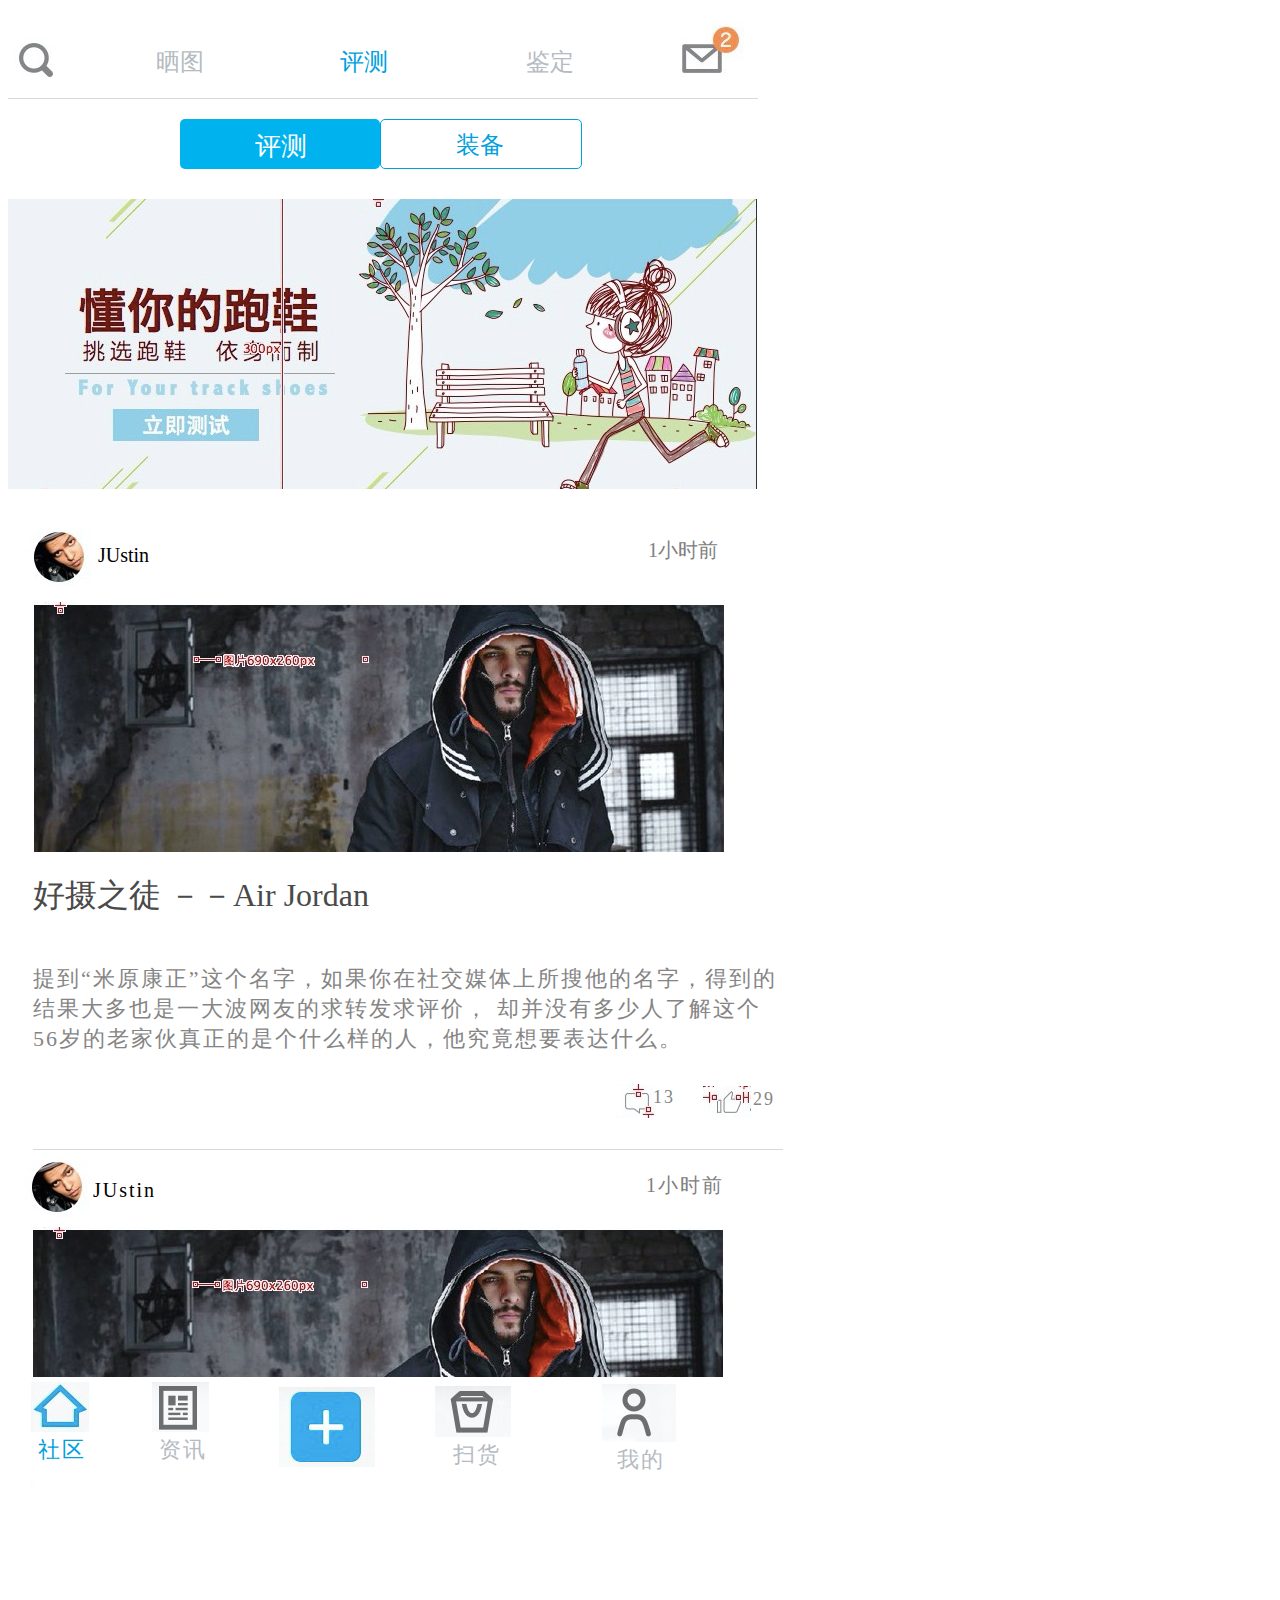
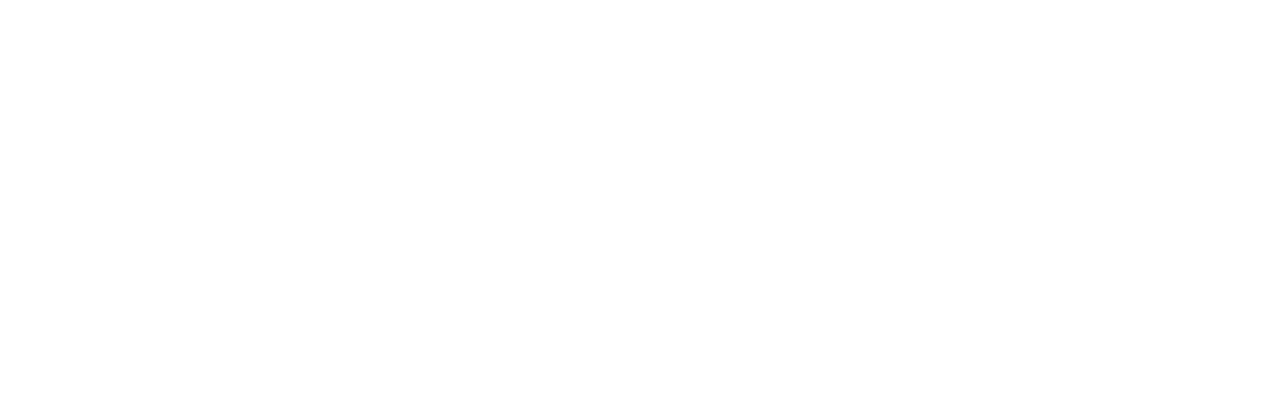
<file: image2/index.html>
<!DOCTYPE html>
<html>
<head><meta charset="utf-8">
<link rel ="stylesheet" media="screen" href="style.css">
<title>image图片2</title>
</head>
<body>
<div class=shangmian>
  <a class="a1"href="http://www.w3school.com.cn">
  <img class="sousuotu"src="sousuo.png"/></a>
  <a class="a2"href="＝#">晒图</a>
  <a class="a3"href="#">评测</a>
  <a class="a4"href="#">鉴定</a>
  <a class="a5"href="#">
  <img class="youxiangtu"src="youxiang.png"/></a>
</div>
<div class="erbufen">
  <div class="a6beijing">
  <a class="a6" href="#">评测</a>
  </div>
   <div class="a7beijing">
  <a class="a7"href="#">装备</a>
  </div>
<div>
  <div class="tupian1"></div>
  <div class="touxiang"> JUstin
  <div class="xiaoshi"> 1小时前</div>
  </div>
  <div class="tupian2"></div>
  <div class="wenzi1">好摄之徒 －－Air Jordan </div>
  <div class="wenzi2"> 提到“米原康正”这个名字，如果你在社交媒体上所搜他的名字，得到的结果大多也是一大波网友的求转发求评价，
  却并没有多少人了解这个56岁的老家伙真正的是个什么样的人，他究竟想要表达什么。
  <div class="tupian3">
  <div class="shuzi1">13</div>
  </div>
  <div class="tupian4">
  <div class="shuzi2">29</div>
  </div>
  <div class="touxiang2">JUstin
  <div class="xiaoshi2"> 1小时前</div>
  </div>
  <div class="tupian5"></div>
  <div class="xiamian">
  <a class="a10"href="＝#">社区
  <img class="zhuye"src="zhuye.png">
  </a>
  <a class="a11"href="＝#">资讯
  <img class="zixun"src="zixun.png">
  </a>
  <a class="a12"href="＝#">
  <img class="jiazai"src="jiazai.png">
  </a>
  <a class="a14"href="＝#">扫货
  <img class="saohuo"src="xiangzi.png">
  </a>
  <a class="a15"href="＝#">我的
  <img class="wode"src="geren.png">
  </a>
 <img class="bgorigin" src="b.png" />
 </div>
 </div>
</body>
</html>
</file>
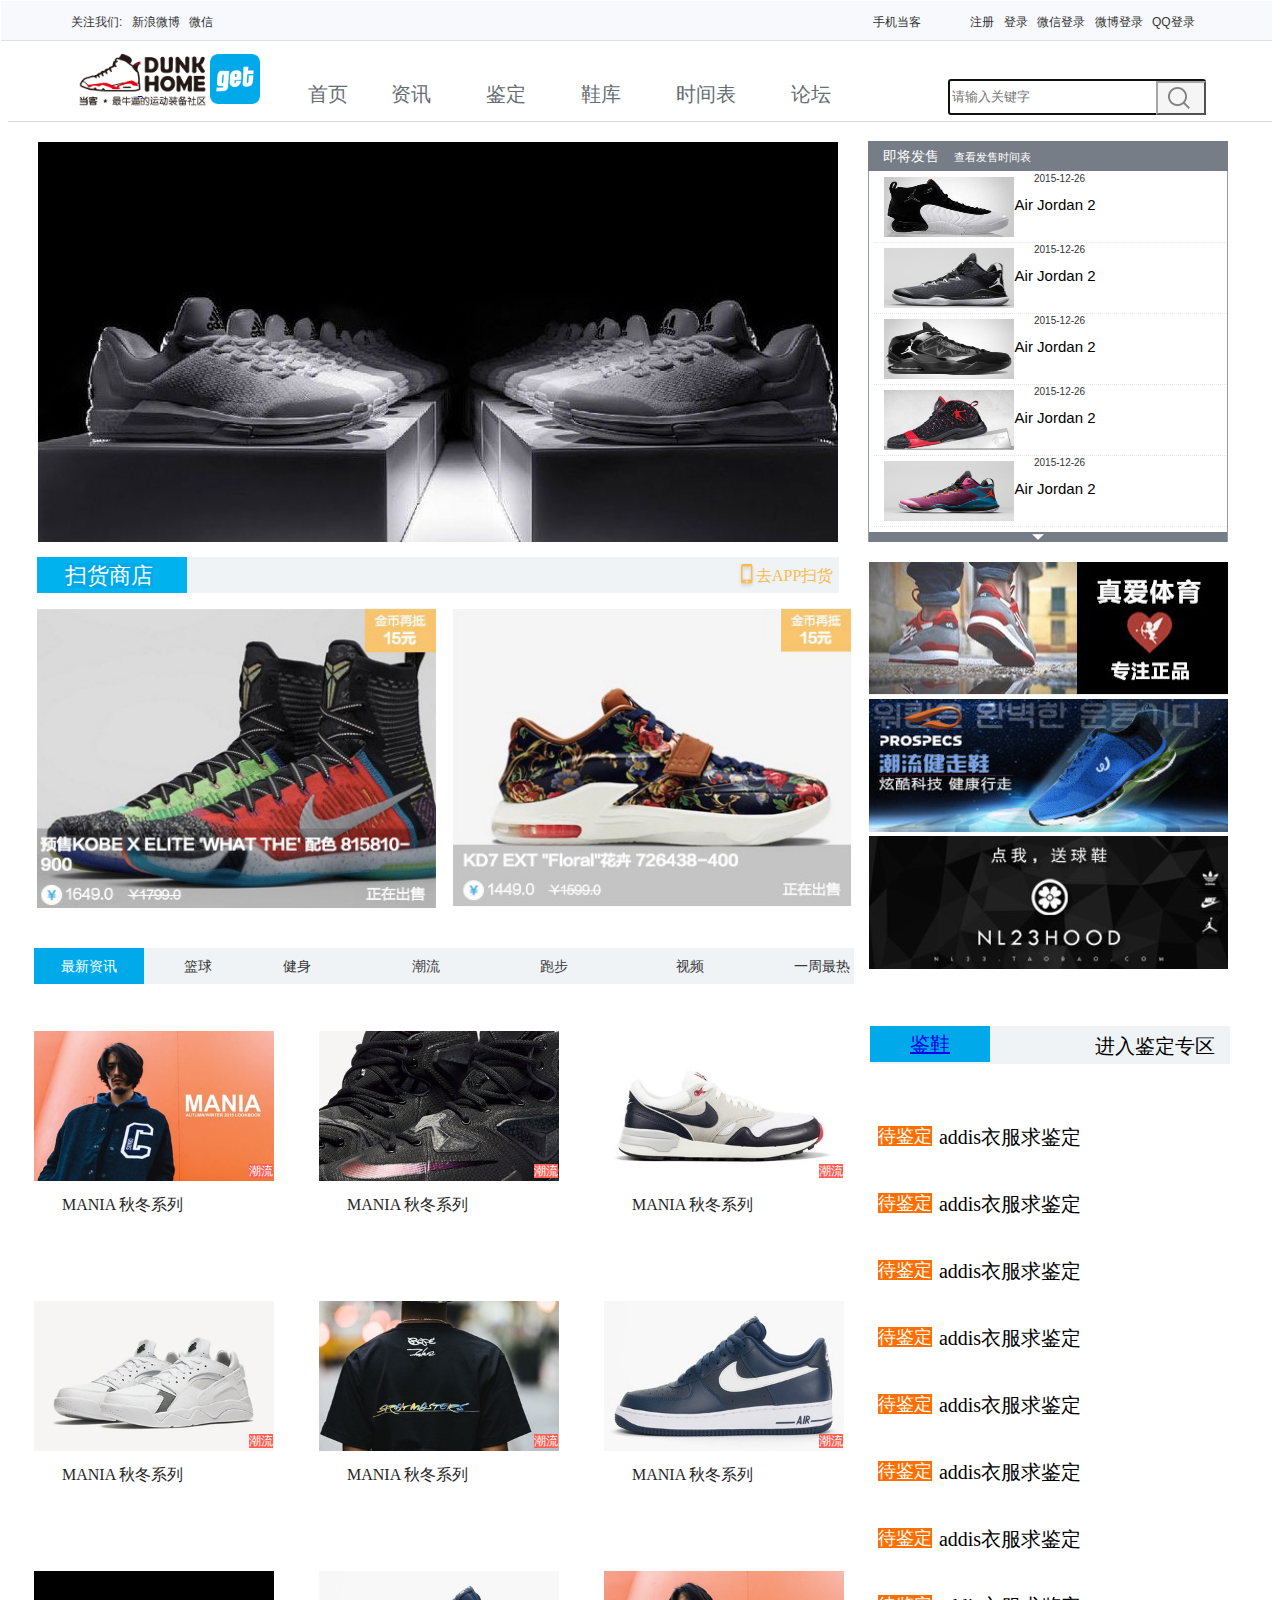
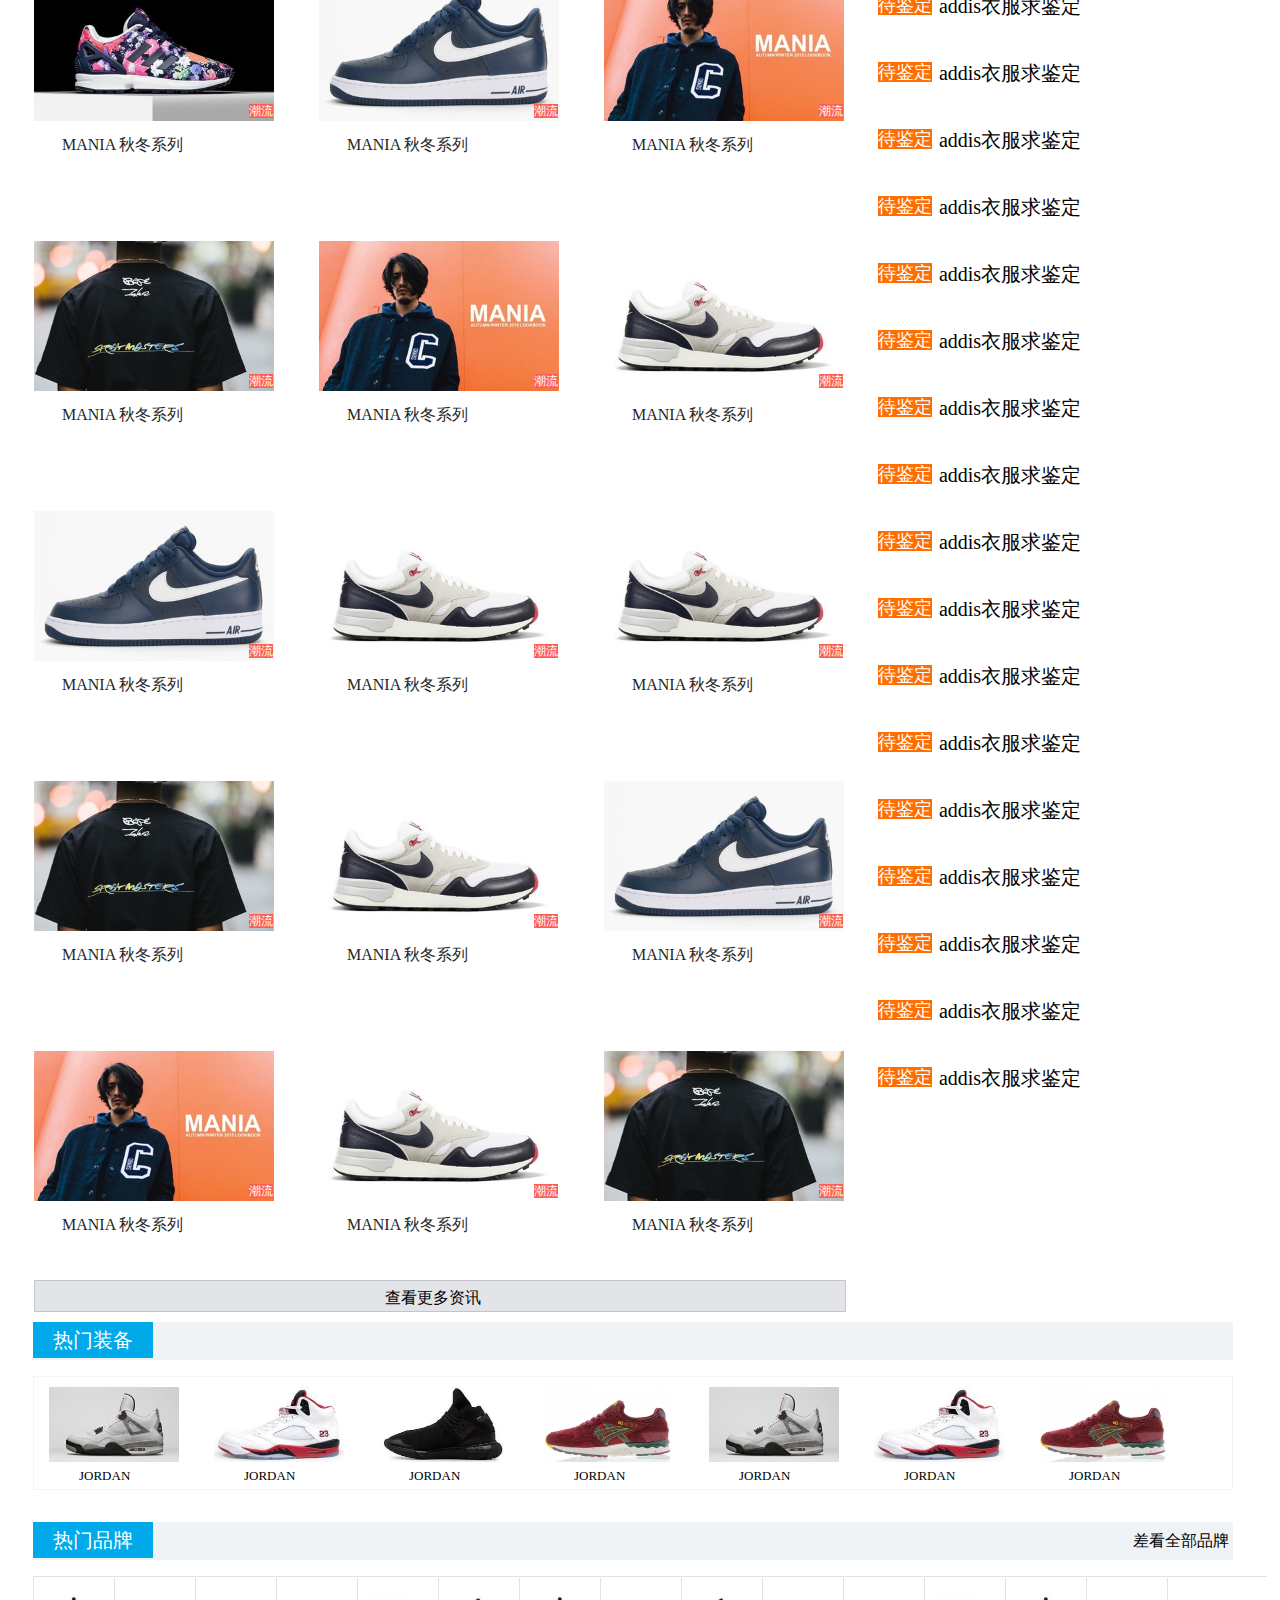
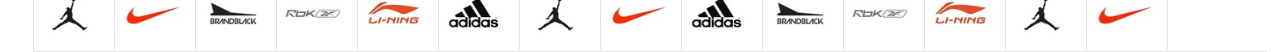
<file: image5/index.html>
<!DOCTYPE html>
<html>
<head><meta charset="utf-8">
<link rel ="stylesheet" media="screen" href="style.css">
<title>当客—最牛逼的运动装备社区</title>
<body>
  <div class="header">
    <div class="header1">
      <span class="guanzhuwomen">关注我们:</span>
      <a class="xinlangweibo" href="http://weibo.com/5803772770">新浪微博</a>
      <a class="guanzhuweixin" href="#">微信</a>
      <a class="shoujidangke" href="#">手机当客</a>
      <a class="zhuce" href="#">注册</a>
      <a class="denglu" href="#">登录</a>
      <a class="weixindenglu" href="#">微信登录</a>
      <a class="weibodenglu" href="#">微博登录</a>
      <a class="qqdenglu" href="#">QQ登录</a>
    </div>
  </div>
  <div class="navigation">
      <div class="navigation1">
        <div class="nav-logo">
          <a href="http://www.dunkhome.com">
          <img class="image1" alt="www.dunkhome.com" class="logo1" src="logo_new.png" width="130px" >
          </a>
          <a href="/app">
            <img  class="image2"alt="www.dunkhome.com/app" class="normal-logo" src="get-logo.png" width="50px">
          </a>
          <div class="navigation2">
          <a class="shouye" href="#">首页</a></li>
          <a class="zixun" href="#">资讯</a></li>
          <a class="jianding" href="#">鉴定</a></li>
          <a class="xieku" href="#">鞋库</a></li>
          <a class="shijianbiao" href="#">时间表</a></li>
          <a class="luntan" href="#">论坛</a></li>
          <input class="sousuokuang"type="text" placeholder="请输入关键字" autofocus x-webkit-speech>
          <input class="sousuo1" type="submit" class="bdcs-search-form-submit bdcs-search-form-submit-magnifier" id="bdcs-search-form-submit" value="搜索">
          </div>
        </div>
      </div>
  </div>
<div class="zhutu">
  <div class="zhutu1">
    <div class="zhanshi">
    <div class="jijiangfashou">即将发售<a class="a1" href="#">查看发售时间表</a></div>
    <div class="sell-list">
    <ul class="ul1">
      <li class="li1">
        <div class=li1tu>
           <a href="#">
           <img class="li1tu1" src="li1tu1.jpg" width="130px" height="60px" >
        </div>
        <div class="shijianliebiao">
        <a class="shijian1" href="#">2015-12-26</a>
        <a class="lianjie1" href="#">Air Jordan 2 </a>
        </div>
      </li>
      <li class="li2">
        <div class="li2tu">
          <a href="#">
          <img class="li1tu2" src="li2tu1.jpg" width="130px" height="60px" >
          <div>
             <a class="shijian2" href="#">2015-12-26</a>
             <a class="lianjie2" href="#">Air Jordan 2 </a>
          </div>
        </div>
      </li>
      <li class="li3">
        <div class="li3tu">
          <a href="#">
          <img class="li1tu3" src="li3tu3.jpg" width="130px" height="60px" >
          <div>
             <a class="shijian3" href="#">2015-12-26</a>
             <a class="lianjie3" href="#">Air Jordan 2 </a>
          </div>
        </div>
      </li>
      <li class="li4">
        <div class="li4tu">
          <a href="#">
          <img class="li1tu4" src="li4tu4.jpg" width="130px" height="60px" >
          <div>
             <a class="shijian4" href="#">2015-12-26</a>
             <a class="lianjie4" href="#">Air Jordan 2 </a>
          </div>
        </div>
      </li>
      <li class="li5">
        <div class="litu5">
          <a href="#">
          <img class="li1tu5" src="li5tu5.jpg" width="130px" height="60px" >
          <div>
             <a class="shijian5" href="#">2015-12-26</a>
             <a class="lianjie5" href="#">Air Jordan 2 </a>
          </div>
        </div>
      </li>
    </ul>
    <a class="xia"  src="javascript:;">向下滑动</a>
    </div>
  </div>
  </div>
</div>
<div class="shenti">
   <div class="shenti1">
       <div class="saohuo">
            <div class="saohuolink">
              <a class="link-a" href="#">扫货商店</a>
            <div class="appsaohuo"><a class="appa1" href="#"><img class="imageapp" src="app.png" width="19px">去APP扫货</a>
             </div>
            <div class="appsaohuo1">
              <div class=" apptu01">
               <a href="#">
               <img class="apptu01" src="apptu01.jpg" width="360px" height="133px" >
               </div>
              <div class=" apptu2">
               <a href="#">
               <img class="apptu02" src="apptu02.jpg" width="360px" height="133px" >
               </div>
            </div>
       </div>
    </div>
        <div class="shenti2">
           <a href="#">
           <img class="li1tu4" src="atu01.jpg" width="360px" height="133px" >
           <a href="#">
          <img class="li1tu4" src="atu02.jpg" width="360px" height="133px" >
           <a href="#">
          <img class="li1tu4" src="atu03.jpg" width="360px" height="133px" >
        </div>
        <div class="shentiwenzi">
           <div class="wenzibufen1">
             <div class="jiandingxie">
               <div class="jiandingxie1">鉴鞋
                  <a class="jiandingxiea1" href="#">进入鉴定专区</a>
                  <ul class="jianxieul" >
                   <span class="daijianding1">待鉴定</span>
                     <li class="jiandingli1" >
                     <a  class="addisa1" href="#">addis衣服求鉴定</a>
                     </li>
                      <span class="daijianding1">待鉴定</span>
                     <li class="jiandingli1" >
                     <a  class="addisa1" href="#">addis衣服求鉴定</a>
                     </li>
                      <span class="daijianding1">待鉴定</span>
                     <li class="jiandingli1" >
                     <a  class="addisa1" href="#">addis衣服求鉴定</a>
                     </li>
                      <span class="daijianding1">待鉴定</span>
                     <li class="jiandingli1" >
                     <a  class="addisa1" href="#">addis衣服求鉴定</a>
                     </li>
                      <span class="daijianding1">待鉴定</span>
                     <li class="jiandingli1" >
                     <a  class="addisa1" href="#">addis衣服求鉴定</a>
                     </li>
                      <span class="daijianding1">待鉴定</span>
                     <li class="jiandingli1" >
                     <a  class="addisa1" href="#">addis衣服求鉴定</a>
                     </li>
                      <span class="daijianding1">待鉴定</span>
                     <li class="jiandingli1" >
                     <a  class="addisa1" href="#">addis衣服求鉴定</a>
                     </li>
                      <span class="daijianding1">待鉴定</span>
                     <li class="jiandingli1" >
                     <a  class="addisa1" href="#">addis衣服求鉴定</a>
                     </li>
                      <span class="daijianding1">待鉴定</span>
                     <li class="jiandingli1" >
                     <a  class="addisa1" href="#">addis衣服求鉴定</a>
                     </li>
                      <span class="daijianding1">待鉴定</span>
                     <li class="jiandingli1" >
                     <a  class="addisa1" href="#">addis衣服求鉴定</a>
                     </li>
                      <span class="daijianding1">待鉴定</span>
                     <li class="jiandingli1" >
                     <a  class="addisa1" href="#">addis衣服求鉴定</a>
                     </li>
                      <span class="daijianding1">待鉴定</span>
                     <li class="jiandingli1" >
                     <a  class="addisa1" href="#">addis衣服求鉴定</a>
                     </li>
                      <span class="daijianding1">待鉴定</span>
                     <li class="jiandingli1" >
                     <a  class="addisa1" href="#">addis衣服求鉴定</a>
                     </li>
                      <span class="daijianding1">待鉴定</span>
                     <li class="jiandingli1" >
                     <a  class="addisa1" href="#">addis衣服求鉴定</a>
                     </li>
                      <span class="daijianding1">待鉴定</span>
                     <li class="jiandingli1" >
                     <a  class="addisa1" href="#">addis衣服求鉴定</a>
                     </li>
                      <span class="daijianding1">待鉴定</span>
                     <li class="jiandingli1" >
                     <a  class="addisa1" href="#">addis衣服求鉴定</a>
                     </li>
                      <span class="daijianding1">待鉴定</span>
                     <li class="jiandingli1" >
                     <a  class="addisa1" href="#">addis衣服求鉴定</a>
                     </li>
                      <span class="daijianding1">待鉴定</span>
                     <li class="jiandingli1" >
                     <a  class="addisa1" href="#">addis衣服求鉴定</a>
                     </li>
                      <span class="daijianding1">待鉴定</span>
                     <li class="jiandingli1" >
                     <a  class="addisa1" href="#">addis衣服求鉴定</a>
                     </li>
                      <span class="daijianding1">待鉴定</span>
                     <li class="jiandingli1" >
                     <a  class="addisa1" href="#">addis衣服求鉴定</a>
                     </li>
                      <span class="daijianding1">待鉴定</span>
                     <li class="jiandingli1" >
                     <a  class="addisa1" href="#">addis衣服求鉴定</a>
                     </li>
                      <span class="daijianding1">待鉴定</span>
                     <li class="jiandingli1" >
                     <a  class="addisa1" href="#">addis衣服求鉴定</a>
                     </li>
                      <span class="daijianding1">待鉴定</span>
                     <li class="jiandingli1" >
                     <a  class="addisa1" href="#">addis衣服求鉴定</a>
                     </li>
                      <span class="daijianding1">待鉴定</span>
                     <li class="jiandingli1" >
                     <a  class="addisa1" href="#">addis衣服求鉴定</a>
                     </li>
                    </ul>
               </div>
             </div>
           </div>
           <div class="wenzibufen2"></div>
        </div>
</div>
</div>
</div>
<div class="buttomxiamian">
      <div class="newnav">
        <ul class="newul" >
            <li>
            <a class="newula1" href="#">最新资讯</a>
            </li>
            <li>
            <a class="newula2" href="#">篮球</a>
            </li>
            <li>
            <a class="newula3" href="#">潮流</a>
            </li>
            <li>
            <a class="newula4" href="#">跑步</a>
            </li>
            <li>
            <a class="newula5" href="#">健身</a>
            </li>
            <li >
            <a class="newula6" href="#">视频</a>
            </li>
            <li>
            <a class="newula7" href="#">一周最热</a>
            </li>
        </ul>
        <div class="newbody">
          <div class="newbody1">
             <a class="chaoliu1" href="#">潮流</a>
             <a  class="newa1" href="#">MANIA 秋冬系列</a>
             <img  src="body1.jpg" width="240px" height="150px" >
          </div>
          <div class="newbody2">
          <a class="chaoliu2" href="#">潮流</a>
             <a  class="newa2" href="#">MANIA 秋冬系列</a>
             <img src="body2.png" width="240px" height="150px" >
          </div>
           <div class="newbody3">
           <a class="chaoliu3" href="#">潮流</a>
             <a class="newa3" href="#">MANIA 秋冬系列</a>
             <img  src="body3.jpg" width="240px" height="150px" >
           </div>
           <div class="newbody4">
           <a class="chaoliu4" href="#">潮流</a>
             <a class="newa4" href="#">MANIA 秋冬系列</a>
             <img  src="body4.png" width="240px" height="150px" >
           </div>
           <div class="newbody5">
           <a class="chaoliu5" href="#">潮流</a>
           <a class="newa5" href="#">MANIA 秋冬系列</a>
             <img  src="body5.jpg" width="240px" height="150px" >
             </div>
           <div class="newbody6">
           <a class="chaoliu6" href="#">潮流</a>
           <a class="newa6" href="#">MANIA 秋冬系列</a>
             <img  src="body8.jpg" width="240px" height="150px" >
             </div>
           <div class="newbody7">
           <a class="chaoliu7" href="#">潮流</a>
           <a class="newa7" href="#">MANIA 秋冬系列</a>
             <img  src="body7.jpg" width="240px" height="150px" >
             </div>
           <div class="newbody8">
           <a class="chaoliu8" href="#">潮流</a>
           <a class="newa8" href="#">MANIA 秋冬系列</a>
             <img  src="body8.jpg" width="240px" height="150px" >
             </div>
           <div class="newbody9">
           <a class="chaoliu9" href="#">潮流</a>
           <a class="newa9" href="#">MANIA 秋冬系列</a>
             <img  src="body1.jpg" width="240px" height="150px" >
             </div>
           <div class="newbody10">
           <a class="chaoliu10" href="#">潮流</a>
             <a class="newa10" href="#">MANIA 秋冬系列</a>
             <img  src="body5.jpg" width="240px" height="150px" >
             </div>
           <div class="newbody11">
           <a class="chaoliu11" href="#">潮流</a>
             <a class="newa11" href="#">MANIA 秋冬系列</a>
             <img  src="body1.jpg" width="240px" height="150px" >
             </div>
           <div class="newbody12">
           <a class="chaoliu12" href="#">潮流</a>
             <a class="newa12" href="#">MANIA 秋冬系列</a>
             <img  src="body6.jpg" width="240px" height="150px" >
             </div>
           <div class="newbody13">
           <a class="chaoliu13" href="#">潮流</a>
             <a class="newa13" href="#">MANIA 秋冬系列</a>
             <img  src="body8.jpg" width="240px" height="150px" >
             </div>
           <div class="newbody14">
           <a class="chaoliu14" href="#">潮流</a>
             <a class="newa14" href="#">MANIA 秋冬系列</a>
             <img  src="body3.jpg" width="240px" height="150px" >
             </div>
           <div class="newbody15">
           <a class="chaoliu15" href="#">潮流</a>
             <a class="newa15" href="#">MANIA 秋冬系列</a>
             <img  src="body3.jpg" width="240px" height="150px" >
             </div>
           <div class="newbody16">
           <a class="chaoliu16" href="#">潮流</a>
             <a class="newa16" href="#">MANIA 秋冬系列</a>
             <img  src="body5.jpg" width="240px" height="150px" >
             </div>
           <div class="newbody17">
           <a class="chaoliu17" href="#">潮流</a>
             <a class="newa17" href="#">MANIA 秋冬系列</a>
             <img  src="body6.jpg" width="240px" height="150px" >
             </div>
           <div class="newbody18">
           <a class="chaoliu18" href="#">潮流</a>
             <a class="newa18" href="#">MANIA 秋冬系列</a>
             <img  src="body8.jpg" width="240px" height="150px" >
             </div>
           <div class="newbody19">
           <a class="chaoliu19" href="#">潮流</a>
             <a class="newa19" href="#">MANIA 秋冬系列</a>
             <img  src="body1.jpg" width="240px" height="150px" >
             </div>
           <div class="newbody20">
           <a class="chaoliu20" href="#">潮流</a>
             <a class="newa20" href="#">MANIA 秋冬系列</a>
             <img  src="body3.jpg" width="240px" height="150px" >
             </div>
           <div class="newbody21">
           <a class="chaoliu21" href="#">潮流</a>
             <a class="newa21" href="#">MANIA 秋冬系列</a>
             <img  src="body5.jpg" width="240px" height="150px" >
            </div>

             <div class="newbody22">
             <a class="chaoliu22" href="#">查看更多资讯</a>
            </div>
     </div>
          </div>
      </div>
   </div>


  <div class="remen">
    <div class="renmenzhuangbei">
     <div class="remena">
       <div class="remena1">热门装备</div>
     </div>
     <ul class="xiezitu">
        <li class="xiezitu1" >
        <a href="#">
          <img  src="2016-01.jpg" width="130px" height="75px">
           <a class="qiaodan1" href="#">JORDAN</a>
        </li>
        <li class="xiezitu2" >
          <a href="#">
          <img  src="2016-02.jpg" width="130px" height="75px">
           <a class="qiaodan2" href="#">JORDAN</a>
        </li>
        <li class="xiezitu3" >
          <a href="#">
          <img  src="2016-03.jpg" width="130px" height="75px">
           <a class="qiaodan3" href="#">JORDAN</a>
        </li>
        <li class="xiezitu4">
          <a href="#">
          <img  src="2016-04.jpg" width="130px" height="75px">
          <a class="qiaodan4" href="#">JORDAN</a>
        </li>
        <li class="xiezitu5">
          <a href="#">
          <img  src="2016-01.jpg" width="130px" height="75px">
          <a class="qiaodan5" href="#">JORDAN</a>
        </li>
        <li class="xiezitu6">
          <a href="#">
          <img  src="2016-02.jpg" width="130px" height="75px">
          <a class="qiaodan6" href="#">JORDAN</a>
        </li>
        <li class="xiezitu7">
          <a href="#">
          <img  src="2016-04.jpg" width="130px" height="75px">
          <a class="qiaodan7" href="#">JORDAN</a>
        </li>
     </ul>
    </div>
    </div>
    <div class="remenpinpai">
       <div class="remenpinpai1">
        <div class="remenpinpai2">热门品牌</div>
        <a class="pinpaia" href="#">差看全部品牌</a>
       </div>
      <ul class="pinpaiul">
     <li class="pinli1">
        <a href="#">
        <img class="zitu1"  src="zitu1.jpg" width="73px" height="40px">
     </li>
     <li class="pinli2">
      <a href="#">
        <img  class="zitu2" src="zitu2.jpg" width="73px" height="40px">
     </li>
     <li class="pinli3">
        <a href="#">
        <img  class="zitu3" src="zitu4.jpg" width="73px" height="40px">
     </li>
     <li class="pinli4">
     <a href="#">
        <img class="zitu4"  src="zitu5.jpg" width="73px" height="40px">
     </li>
     <li class="pinli5">
     <a href="#">
        <img class="zitu5" src="zitu6.jpg" width="73px" height="40px">
     </li>
     <li class="pinli6">
     <a href="#">
        <img class="zitu6" src="zitu3.jpg" width="73px" height="40px">
     </li>
     <li class="pinli7">
    <a href="#">
        <img class="zitu7" src="zitu1.jpg" width="73px" height="40px">
     </li>
     <li class="pinli8">
     <a href="#">
        <img class="zitu8" src="zitu2.jpg" width="73px" height="40px">
     </li>
     <li class="pinli9">
    <a href="#">
        <img class="zitu9" src="zitu3.jpg" width="73px" height="40px">
    </li>
     <li class="pinli10">
     <a href="#">
        <img class="zitu10" src="zitu4.jpg" width="73px" height="40px">
     </li>
     <li class="pinli11">
     <a href="#">
        <img class="zitu11" src="zitu5.jpg" width="73px" height="40px">
     </li>
     <li class="pinli12">
     <a href="#">
        <img  class="zitu12" src="zitu6.jpg" width="73px" height="40px">
     </li>
     <li class="pinli13">
     <a href="#">
        <img class="zitu13" src="zitu1.jpg" width="73px" height="40px">
     </li>
     <li class="pinli14">
    <a href="#">
        <img class="zitu14" src="zitu2.jpg" width="73px" height="40px">
    </li>
   </ul>
   </div>
  </div>
</body>
</html>
</file>
<file: image2/style.css>
.shangmian{
  width: 750px;
  height: 90px;
  margin: 0 0 0 0;
  border-bottom: 1px solid #D9D9DD;
}

.erbufen{
  width: 750px;
  height: 90px;
}
div.tupian1{
  width: 750px;
  height: 290px;
  background-image: url(gai1.png);
  background-repeat: no-repeat;
}
div.touxiang{
  width: 520px;
  height: 80px;
  background-image: url(touxiang11.png);
  background-repeat: no-repeat;
  position: relative;
  font-size: 20px;
  padding-left: 73px;
  margin: 35px 0 0px 17px;
  padding-top: 20px;
}
div.xiaoshi{
  color: grey;
  position: relative;
  top: -30px;
  left: 550px;
}
div.xiaoshi2{
  color: grey;
  position: relative;
  top: -30px;
  left: 553px;
}

div.tupian2{
  width: 750px;
  height: 250px;
  background-image: url(gai2.png);
  background-repeat: no-repeat;
  position: relative;
  top: -22px;
  left: 24px;
}
div.wenzi1{
  width: 750px;
  height: 90px;
  position: relative;
  font-size: 32px;
  color: #4A4A4A;
  left: 25px;
}
div.wenzi2{
  width: 750px;
  height: 70px;
  color: #858585;
  position: relative;
  font-size: 22px;
  letter-spacing:2px;
  padding-bottom: 115px;
  border-bottom: 1px solid #D9D9DD;
  left: 25px;
}
div.tupian3{
  width: 880px;
  height: 50px;
  background-image: url(pinglun.png);
  background-repeat: no-repeat;
  position: relative;
  top: 30px;
  left: 580px;
}
div.shuzi1{
  padding-left: 40px;
  padding-top: 3px;
  font-size: 18px;
}
div.shuzi2{
  padding-left: 50px;
  padding-top: 3px;
  font-size: 18px;
}
div.tupian4{
  width: 880px;
  height: 50px;
  background-image: url(zan.png);
  background-repeat: no-repeat;
  position: relative;
  top: -18px;
  left: 670px;
}
body{
  height: 2000px;
  font-family: "Hiragino Sans GB";
}
div.touxiang2{
  width: 520px;
  height: 50px;
  background-image: url(touxiang11.png);
  background-repeat: no-repeat;
  position: relative;
  top: 0px;
  left: -10px;
  color: black;
  font-size: 20px;
  padding-left: 70px;
  margin: 0 0 -12px 0;
  padding-top: 25px;
}
div.tupian5 {
    height: 300px;
    background-image: url(gai2.png);
    position: relative;
    top: 10px;
    left: -2px;
    background-repeat: no-repeat;
}
div.xiamian{
    height: 200px;
    position: relative;
    top: -140px;
    left: 0px;
    background-color: white;
}
.bgorigin {
    position: absolute;
    display: none;
    top: -987px;
    left: -38px;
}
.a1{
  height: 60px;
  width: 60px;
  color: #B5BBC2;
  font-size: 24px;
  padding-top: 0px;
  padding-left: 0px;
  line-height: 95px;
  text-decoration: none;
  position: relative;
  top: 13px;
  left: 6px;
}
.a2{
  color: #B5BBC2;
  font-size: 24px;
  padding-top: 0px;
  padding-left: 0px;
  position: relative;
  top: 0px;
  left: 98px;
  text-decoration: none;

}
.a3{
  color: rgb(0, 159, 221);
  font-size: 24px;
  position: relative;
  top: 0px;
  left: 230px;
  text-decoration: none;
}
.a4{
  color: #B5BBC2;
  font-size: 24px;
  position: relative;
  top: 0px;
  left: 364px;
  text-decoration: none;
}
.a5{
  color: #B5BBC2;
  font-size: 24px;
  position: relative;
  top: 13px;
  left: 457px;
  text-decoration: none;
}
.a6beijing{
  width:200px;
  height:50px;
  background:#00B2EE;
  position: relative;
  top: 20px;
  left: 172px;
  border-radius: 5px;
}
.a6{
    font-size: 26px;
    position: relative;
    line-height: 55px;
    color: #FFF;
    text-decoration: none;
    padding-left: 75px;
}
.a7beijing{
  width:200px;
  height:48px;
  position: relative;
  top: -30px;
  left: 372px;
  border-style:solid;
  border-width:1px;
  color: rgb(0, 159, 221);
  border-radius: 5px;
}
.a7{
  color: rgb(0, 159, 221);
  font-size: 24px;
  position: relative;
  text-decoration: none;
  padding-left: 75px;
  line-height: 50px;
}
.a10{
  position: relative;
  top: 0px;
  left: 5px;
  text-decoration: none;
  color: rgb(0, 159, 221);
}
.a11{
  position: relative;
  top: 0px;
  left: 5px;
  text-decoration: none;
  color: #B5BBC2;
}
.a12{
  position: relative;
  top: 10px;
  left: 5px;
  text-decoration: none;
  color: #B5BBC2;
}
.a14{
  position: relative;
  top: 5px;
  left: 75px;
  text-decoration: none;
  color: #B5BBC2;
}
.a15{
  position: relative;
  top: 10px;
  left: 100px;
  text-decoration: none;
  color: #B5BBC2;
}
.zhuye{
  position: relative;
  top: -25px;
  left: -63px;
}
.zixun{
  position: relative;
  top: -25px;
  left: -63px;
}
.jiazai{
  position: relative;
  top: 0px;
  left: 0px;
}
.saohuo{
  position: relative;
  top: -25px;
  left: -73px;
}
.wode{
  position: relative;
  top: -25px;
  left: -70px;
}
</file>
<file: image5/style.css>
.header{
  height:39px;
  background-color: rgba(239,243,249,0.5);
  border-bottom: 1px solid #E1E1E1;
  margin: -7px 0 0 -7px;
  line-height: 245%;
  font-family: "Lantinghei SC", "Open Sans", Arial, "Hiragino Sans GB", "Microsoft YaHei", "微软雅黑", "STHeiti", "WenQuanYi Micro Hei", SimSun, sans-serif;

}
.header1{
  width: 1200px;
  height:38px;
}
.guanzhuwomen{
  color:rgb(51,51,51);
  font-size: 12px;
  margin-left: 70px;
  text-decoration: none;
}
.xinlangweibo{
  color:rgb(51,51,51);
  font-size: 12px;
  margin-left: 5px;
  text-decoration: none;
}
.guanzhuweixin{
  color:rgb(51,51,51);
  font-size: 12px;
  margin-left: 5px;
  text-decoration: none;
  margin-right: 650px;
}
.shoujidangke{
  color:rgb(51,51,51);
  font-size: 12px;
  margin-left: 5px;
  text-decoration: none;
  margin-right: 40px;
}
.zhuce{
  color:rgb(51,51,51);
  font-size: 12px;
  margin-left: 5px;
  text-decoration: none;
  height:40px;
}
.denglu{
  color:rgb(51,51,51);
  font-size: 12px;
  margin-left: 5px;
  text-decoration: none;
}
.weixindenglu{
  color:rgb(51,51,51);
  font-size: 12px;
  margin-left: 5px;
  text-decoration: none;
}
.weibodenglu{
  color:rgb(51,51,51);
  font-size: 12px;
  margin-left: 5px;
  text-decoration: none;
}
.qqdenglu{
  color:rgb(51,51,51);
  font-size: 12px;
  margin-left: 5px;
  text-decoration: none;
}
.navigation{
  border-bottom: 1px solid #d9d9dd;
  margin-bottom: 20px;
}
.navigation1{
  width: 1190px;
  height:80px;
}
.image1{
  position: relative;
  top: 12px;
  left: 70px;
}
.image2{
  position: relative;
  top: 9px;
  left: 68px;
}
.navigation2{
  position: relative;
  top: 20px;
  font-size: 20px;
}
.shouye{
  position: relative;
  top: -40px;
  left: 300px;
  text-decoration: none;
  color: #656e73;
  padding-right: 50px;
}
.zixun{
  position: relative;
  top: -40px;
  left: 288px;
  text-decoration: none;
  color: #656e73;
  padding-right: 50px;
}
.jianding{
  position: relative;
  top: -40px;
  left: 288px;
  text-decoration: none;
  color: #656e73;
  padding-right: 50px;
}
.xieku{
  position: relative;
  top: -40px;
  left: 288px;
  text-decoration: none;
  color: #656e73;
  padding-right: 50px;
}
.shijianbiao{
  position: relative;
  top: -40px;
  left: 288px;
  text-decoration: none;
  color: #656e73;
  padding-right: 50px;
}
.luntan{
  position: relative;
  top: -40px;
  left: 288px;
  text-decoration: none;
  color: #656e73;
  padding-right: 50px;
}
.sousuokuang{
  position: relative;
  top: -40px;
  left: 350px;
  width: 250px;
  height: 30px;
}
.sousuo{
  position: relative;
  top: -40px;
  left: 307px;
  background-image: url(suosou.png);
  background-repeat: no-repeat;
}
.sousuo1{
    border-color: #a6a6a6;
    height: 34px;
    width: 50px;
    background-color: #f5f5f5;
    color: #000000;
    font-size: 14px;
    border-radius: 0px;
    text-indent: -999em;
    background-image: url(suosou.png);
    background-repeat: no-repeat;
    position: relative;
    top: -39px;
    left: 295px;
    background-position: 10px 4px;
}
.zhutu1{
  width: 800px;
  height: 400px;
  background-image: url(addis.jpg);
  margin-left: 30px;
  font-family: "Lantinghei SC", "Open Sans", Arial, "Hiragino Sans GB", "Microsoft YaHei", "微软雅黑", "STHeiti", "WenQuanYi Micro Hei", SimSun, sans-serif;
}
.zhanshi{
  width: 360px;
  height: 400px;
  position: relative;
  top: -1px;
  left: 830px;
}
.jijiangfashou{
  color: #FFF;
  height: 30px;
  line-height: 30px;
  font-size: 14px;
  background-color: #767D87;
  padding-left: 15px;
}
.a1{
  font-size: 0.8em;
  color: #FFF;
  padding-left: 15px;
  text-decoration: none;
}
.sell-list{
  height: 365px;
  padding-top: 6px;
  overflow: hidden;
  position: relative;
  border-left: 1px solid #949CA8;
  border-right: 1px solid #949CA8;
}
.ul1{
  list-style:none;
  margin: -5px 0 0 0;
}
.li1{
    height: 70px;
    margin-bottom: 7px;
    padding-left: 15px;
    border-bottom: 1px dotted #E5E5E5;
    position: relative;
    margin: 0 0 0 -35px;
}
.li1tu1{
    position: relative;
    left: -5px;
    top: 5px;
}
.li1tu2{
    position: relative;
    left: -5px;
    top: 5px;
}

.li1tu3{
    position: relative;
    left: -5px;
    top: 5px;
}

.li1tu4{
    position: relative;
    left: -5px;
    top: 5px;
}

.li1tu5{
    position: relative;
    left: -5px;
    top: 5px;
}
.li2{
  height: 70px;
    margin-bottom: 7px;
    padding-left: 15px;
    border-bottom: 1px dotted #E5E5E5;
    position: relative;
    margin: 0 0 0 -35px;

}
.li3{
  height: 70px;
    margin-bottom: 7px;
    padding-left: 15px;
    border-bottom: 1px dotted #E5E5E5;
    position: relative;
    margin: 0 0 0 -35px;

}
.li4{
    height: 70px;
    margin-bottom: 7px;
    padding-left: 15px;
    border-bottom: 1px dotted #E5E5E5;
    position: relative;
    margin: 0 0 0 -35px;

}
.li5{
    height: 70px;
    margin-bottom: 7px;
    padding-left: 15px;
    border-bottom: 1px dotted #E5E5E5;
    position: relative;
    margin: 0 0 0 -35px;
}
.shijian1{
    position: relative;
    top: -68px;
    left: 145px;
    color: rgb(51, 51, 51);
    font-size: 10px;
    text-decoration: none;
}
.lianjie1{
    font-size: 15px;
    color: black;
    position: relative;
    top: -40px;
    left: 70px;
    text-decoration: none;
}
.shijian2{
    position: relative;
    top: -68px;
    left: 145px;
    color: rgb(51, 51, 51);
    font-size: 10px;
    text-decoration: none;
}
.lianjie2{
    font-size: 15px;
    color: black;
    position: relative;
    top: -40px;
    left: 70px;
    text-decoration: none;
}
.shijian3{
    position: relative;
    top: -68px;
    left: 145px;
    color: rgb(51, 51, 51);
    font-size: 10px;
    text-decoration: none;
}
.lianjie3{
    font-size: 15px;
    color: black;
    position: relative;
    top: -40px;
    left: 70px;
    text-decoration: none;
}
.shijian4{
    position: relative;
    top: -68px;
    left: 145px;
    color: rgb(51, 51, 51);
    font-size: 10px;
    text-decoration: none;
}
.lianjie4{
    font-size: 15px;
    color: black;
    position: relative;
    top: -40px;
    left: 70px;
    text-decoration: none;
}
.shijian5{
    position: relative;
    top: -68px;
    left: 145px;
    color: rgb(51, 51, 51);
    font-size: 10px;
    text-decoration: none;
}
.lianjie5{
    font-size: 15px;
    color: black;
    position: relative;
    top: -40px;
    left: 70px;
    text-decoration: none;
}
.xia{
    background: url(xia.png);
    width: 358px;
    height: 10px;
    position: absolute;
    bottom: 0;
    left: 0;
    text-indent: -999em;
}

.shenti{
     width:1300px;
     height:400px;
}
.saohuo{
    height: 36px;
    margin-bottom: 16px;
    background-color: #eff3f6;
    line-height: 38px;
    padding-right: 10px;
    position: relative;
    width: 792px;
    left: 29px;
    top: 15px;
}
.saohuolink{
    width: 150px;
    height: 36px;
    background: #00B2EE;
}
.link-a{
    background-color: #00aaea;
    font-size: 22px;
    color: #fff;
    text-decoration: none;
    position:relative;
    left: 28px;
}
.imageapp{
    position:relative;
    top:8px;
}
.appsaohuo{
   position: relative;
    top: -43px;
    left: 700px;
}
.appa1{
   color: #fbbb52;
   text-decoration: none;
}
.apptu01{
    width: 400px;
    height: 300px;
    background-repeat: no-repeat;
    position: relative;
    top: -15px;
}
.apptu02{
    width: 400px;
    height: 300px;
    position: absolute;
    top: 51px;
    left: 415px;
    background-repeat: no-repeat;
}
.shenti2{
    width: 360px;
    height: 420px;
    float: right;
    position: relative;
    top: -37px;
    left: -75px;
}
.buttomxiamian{
    width:1190px;
}
.newnv{
    width: 825px;
}
.newul{
    width: 780px;
    height: 36px;
    background-color: #eff3f6;
    position: relative;
    top: -10px;
    left: 26px;
    list-style: none;
}

.newula1{
    width:110px;
    float: left;
    text-decoration: none;
    font-size: 14px;
    line-height: 38px;
    height: 36px;
    background-color: #00aaea;
    color: #fff;
    display: block;
    position: relative;
    text-align: center;
    left: -40px;
}
.newula2{
    float: left;
    text-decoration: none;
    font-size: 14px;
    line-height: 38px;
    display: block;
    position: relative;
    text-align: center;
    color: rgb(56,56,57);
}
.newula3{
    float: left;
    text-decoration: none;
    font-size: 14px;
    line-height: 38px;
    display: block;
    position: relative;
    text-align: center;
    left: 200px;
    color: rgb(56,56,57);
}
.newula4{
    float: left;
    text-decoration: none;
    font-size: 14px;
    line-height: 38px;
    display: block;
    position: relative;
    text-align: center;
    left: 300px;
      color: rgb(56,56,57);
}
.newula5{
   float: left;
   text-decoration: none;
   font-size: 14px;
   line-height: 38px;
   display: block;
    position: relative;
    text-align: center;
    left: 15px;
      color: rgb(56,56,57);
}
.newula6{
    float: left;
    text-decoration: none;
    font-size: 14px;
    line-height: 38px;
    display: block;
    position: relative;
    text-align: center;
    left: 380px;
      color: rgb(56,56,57);

}
.newula7{
    float: left;
    text-decoration: none;
    font-size: 14px;
    line-height: 38px;
    display: block;
    position: relative;
    text-align: center;
    left: 470px;
    color: rgb(56,56,57);
}
.newbody{
   width: 825px;
   position: relative;
   top: -10px;
   left: 26px;
}
.newbody1{
   float: left;
   width: 240px;
   height: 250px;
   margin-top: 10px;
}
.newbody2{
   float: left;
   width: 240px;
   height: 250px;
   margin-left: 45px;
   margin-top: 10px;
}
.newbody3{
   float: left;
   width: 240px;
   height: 250px;
   margin-left: 45px;
   margin-top: 10px;
}
.newbody4{
   float: left;
   width: 240px;
   height: 250px;
   margin-top: 20px;
}
.newbody5{
   float: left;
   width: 240px;
   height: 250px;
   margin-top: 20px;
   margin-left: 45px;
}
.newbody6{
   float: left;
   width: 240px;
   height: 250px;
   margin-top: 20px;
   margin-left: 45px;
}
.newbody7{
   float: left;
   width: 240px;
   height: 250px;
   margin-top: 20px;
}
.newbody8{
   float: left;
   width: 240px;
   height: 250px;
   margin-top: 20px;
   margin-left: 45px;
}
.newbody9{
   float: left;
   width: 240px;
   height: 250px;
   margin-top: 20px;
   margin-left: 45px;
}
.newbody10{
   float: left;
   width: 240px;
   height: 250px;
   margin-top: 20px;
}
.newbody11{
   float: left;
   width: 240px;
   height: 250px;
   margin-top: 20px;
   margin-left: 45px;
}
.newbody12{
   float: left;
   width: 240px;
   height: 250px;
   margin-top: 20px;
   margin-left: 45px;
}
.newbody13{
   float: left;
   width: 240px;
   height: 250px;
   margin-top: 20px;
}
.newbody14{
   float: left;
   width: 240px;
   height: 250px;
   margin-top: 20px;
   margin-left: 45px;
}
.newbody15{
   float: left;
   width: 240px;
   height: 250px;
   margin-top: 20px;
   margin-left: 45px;
}
.newbody16{
   float: left;
   width: 240px;
   height: 250px;
   margin-top: 20px;
}
.newbody17{
   float: left;
   width: 240px;
   height: 250px;
   margin-top: 20px;
   margin-left: 45px;
}
.newbody18{
   float: left;
   width: 240px;
   height: 250px;
   margin-top: 20px;
   margin-left: 45px;
}
.newbody19{
   float: left;
   width: 240px;
   height: 250px;
   margin-top: 20px;
}
.newbody20{
   float: left;
   width: 240px;
   height: 250px;
   margin-top: 20px;
   margin-left: 45px;
}
.newbody21{
   float: left;
   width: 240px;
   height: 250px;
   margin-top: 20px;
   margin-left: 45px;
}
.newa1{
  position: relative;
  top: 185px;
  color:#262626;
  text-decoration: none;
}
.newa2{
  position: relative;
  top: 185px;
  color:#262626;
  text-decoration: none;
}
.newa3{
  position: relative;
  top: 185px;
  color:#262626;
  text-decoration: none;
}
.newa4{
  position: relative;
  top: 185px;
  color:#262626;
  text-decoration: none;
}
.newa5{
  position: relative;
  top: 185px;
  color:#262626;
  text-decoration: none;
}
.newa6{
  position: relative;
  top: 185px;
  color:#262626;
  text-decoration: none;
}
.newa7{
  position: relative;
  top: 185px;
  color:#262626;
  text-decoration: none;
}
.newa8{
  position: relative;
  top: 185px;
  color:#262626;
  text-decoration: none;
}
.newa9{
  position: relative;
  top: 185px;
  color:#262626;
  text-decoration: none;
}
.newa10{
  position: relative;
  top: 185px;
  color:#262626;
  text-decoration: none;
}
.newa11{
  position: relative;
  top: 185px;
  color:#262626;
  text-decoration: none;
}
.newa12{
  position: relative;
  top: 185px;
  color:#262626;
  text-decoration: none;
}
.newa13{
  position: relative;
  top: 185px;
  color:#262626;
  text-decoration: none;
}
.newa14{
  position: relative;
  top: 185px;
  color:#262626;
  text-decoration: none;
}
.newa15{
  position: relative;
  top: 185px;
  color:#262626;
  text-decoration: none;
}
.newa16{
  position: relative;
  top: 185px;
  color:#262626;
  text-decoration: none;
}
.newa17{
  position: relative;
  top: 185px;
  color:#262626;
  text-decoration: none;
}
.newa18{
  position: relative;
  top: 185px;
  color:#262626;
  text-decoration: none;
}
.newa19{
  position: relative;
  top: 185px;
  color:#262626;
  text-decoration: none;
}
.newa20{
  position: relative;
  top: 185px;
  color:#262626;
  text-decoration: none;
}
.newa21{
  position: relative;
  top: 185px;
  color:#262626;
  text-decoration: none;
}
.chaoliu1{
    font-size: 12px;
    text-decoration: none;
    color: #fff;
    background-color: #FB5E52;
    position: relative;
    top: 150px;
    left: 215px;
}
.chaoliu2{
    font-size: 12px;
    text-decoration: none;
    color: #fff;
    background-color: #FB5E52;
    position: relative;
    top: 150px;
    left: 215px;
}
.chaoliu3{
    font-size: 12px;
    text-decoration: none;
    color: #fff;
    background-color: #FB5E52;
    position: relative;
    top: 150px;
    left: 215px;
}
.chaoliu4{
    font-size: 12px;
    text-decoration: none;
    color: #fff;
    background-color: #FB5E52;
    position: relative;
    top: 150px;
    left: 215px;
}
.chaoliu5{
    font-size: 12px;
    text-decoration: none;
    color: #fff;
    background-color: #FB5E52;
    position: relative;
    top: 150px;
    left: 215px;
}
.chaoliu6{
    font-size: 12px;
    text-decoration: none;
    color: #fff;
    background-color: #FB5E52;
    position: relative;
    top: 150px;
    left: 215px;
}

.chaoliu7{
    font-size: 12px;
    text-decoration: none;
    color: #fff;
    background-color: #FB5E52;
    position: relative;
    top: 150px;
    left: 215px;
}
.chaoliu8{
    font-size: 12px;
    text-decoration: none;
    color: #fff;
    background-color: #FB5E52;
    position: relative;
    top: 150px;
    left: 215px;
}
.chaoliu9{
    font-size: 12px;
    text-decoration: none;
    color: #fff;
    background-color: #FB5E52;
    position: relative;
    top: 150px;
    left: 215px;
}
.chaoliu10{
    font-size: 12px;
    text-decoration: none;
    color: #fff;
    background-color: #FB5E52;
    position: relative;
    top: 150px;
    left: 215px;
}
.chaoliu11{
    font-size: 12px;
    text-decoration: none;
    color: #fff;
    background-color: #FB5E52;
    position: relative;
    top: 150px;
    left: 215px;
}
.chaoliu12{
    font-size: 12px;
    text-decoration: none;
    color: #fff;
    background-color: #FB5E52;
    position: relative;
    top: 150px;
    left: 215px;
}
.chaoliu13{
    font-size: 12px;
    text-decoration: none;
    color: #fff;
    background-color: #FB5E52;
    position: relative;
    top: 150px;
    left: 215px;
}
.chaoliu14{
    font-size: 12px;
    text-decoration: none;
    color: #fff;
    background-color: #FB5E52;
    position: relative;
    top: 150px;
    left: 215px;
}
.chaoliu15{
    font-size: 12px;
    text-decoration: none;
    color: #fff;
    background-color: #FB5E52;
    position: relative;
    top: 150px;
    left: 215px;
}
.chaoliu16{
    font-size: 12px;
    text-decoration: none;
    color: #fff;
    background-color: #FB5E52;
    position: relative;
    top: 150px;
    left: 215px;
}
.chaoliu17{
    font-size: 12px;
    text-decoration: none;
    color: #fff;
    background-color: #FB5E52;
    position: relative;
    top: 150px;
    left: 215px;
}
.chaoliu18{
    font-size: 12px;
    text-decoration: none;
    color: #fff;
    background-color: #FB5E52;
    position: relative;
    top: 150px;
    left: 215px;
}
.chaoliu19{
    font-size: 12px;
    text-decoration: none;
    color: #fff;
    background-color: #FB5E52;
    position: relative;
    top: 150px;
    left: 215px;
}
.chaoliu20{
    font-size: 12px;
    text-decoration: none;
    color: #fff;
    background-color: #FB5E52;
    position: relative;
    top: 150px;
    left: 215px;
}
.chaoliu21{
    font-size: 12px;
    text-decoration: none;
    color: #fff;
    background-color: #FB5E52;
    position: relative;
    top: 150px;
    left: 215px;
}
.newbody22{
    float: left;
    width: 810px;
    height: 30px;
    border: 1px solid #C2C6CC;
    background-color: #E2E4E8;
}
.chaoliu22{
   text-decoration: none;
   position: relative;
    top: 7px;
    left: 350px;
    color: black;
    position: relative;
}
.remen{
    width: 1200px;
    height: 200px;
    float: left;
    position: relative;
    left: 25px;
}
.remena{
    height: 38px;
    background-color: #eff3f6;
}
.remena1{
    height: 36px;
    width: 120px;
    border-bottom: none;
    background-color: #00aaea;
    font-size: 20px;
    color: #fff;
    text-align: center;
    line-height: 180%;
}
.xiezitu{
    height: 112px;
    border: 1px solid #f4f4f4;
}
.xiezitu1{
    list-style: none;
    float: left;
    position: relative;
    left: -25px;
    top: 10px;
    width: 165px;
    height: 92px;
}
.xiezitu2{
    list-style: none;
    float: left;
    position: relative;
    left: -25px;
    top: 10px;
    width: 165px;
    height: 92px;
}

.xiezitu3{
    list-style: none;
    float: left;
    position: relative;
    left: -25px;
    top: 10px;
    width: 165px;
    height: 92px;
}
.xiezitu4{
    list-style: none;
    float: left;
    position: relative;
    left: -25px;
    top: 10px;
    width: 165px;
    height: 92px;
}
.xiezitu5{
    list-style: none;
    float: left;
    position: relative;
    left: -25px;
    top: 10px;
    width: 165px;
    height: 92px;

}
.xiezitu6{
    list-style: none;
    float: left;
    position: relative;
    left: -25px;
    top: 10px;
    width: 165px;
    height: 92px;
}
.xiezitu7{
    list-style: none;
    float: left;
    position: relative;
    left: -25px;
    top: 10px;
    width: 165px;
    height: 92px;
}
.qiaodan1{
   text-decoration: none;
   color: black;
   font-size: 13px;
   position: relative;
   left: 30px;
}
.qiaodan2{
   text-decoration: none;
   color: black;
   font-size: 13px;
    position: relative;
    left: 30px;

}
.qiaodan3{
   text-decoration: none;
   color: black;
   font-size: 13px;
    position: relative;
    left: 30px;
}
.qiaodan4{
   text-decoration: none;
   color: black;
   font-size: 13px;
   position: relative;
   left: 30px;

}
.qiaodan5{
   text-decoration: none;
   color: black;
   font-size: 13px;
    position: relative;
   left: 30px;

}
.qiaodan6{
   text-decoration: none;
   color: black;
   font-size: 13px;
    position: relative;
   left: 30px;

}
.qiaodan7{
   text-decoration: none;
   color: black;
   font-size: 13px;
   position: relative;
   left: 30px;
}
.remenpinpai{
    width: 1200px;
    height: 126px;
    float: left;
    position: relative;
    left: 25px;
}
.remenpinpai1{
    height: 38px;
    background-color: #eff3f6;
}
.remenpinpai2{
    height: 36px;
    width: 120px;
    border-bottom: none;
    background-color: #00aaea;
    font-size: 20px;
    color: #fff;
    text-align: center;
    line-height: 180%;
}
.pinpaia{
    position: relative;
    top: -27px;
    left: 1100px;
    text-decoration: none;
    color: black;
}
.pinpaiul{
    border: 1px solid #e2e2e2;
    border-right: 0;
    width: 1193px;
    height: 74px;
}
.pinli1{
    float: left;
    width: 80px;
    height: 72px;
    list-style: none;
    border-right: #e2e2e2 1px solid;
    position: relative;
    left: -40px;
    top: 1px;
}
.pinli2{
    float: left;
    width: 80px;
    height: 72px;
    list-style: none;
    border-right: #e2e2e2 1px solid;
    position: relative;
    left: -40px;
    top: 1px;

}
.pinli3{
    float: left;
    width: 80px;
    height: 72px;
    list-style: none;
    border-right: #e2e2e2 1px solid;
    position: relative;
    left: -40px;
    top: 1px;

}
.pinli4{
    float: left;
    width: 80px;
    height: 72px;
    list-style: none;
    border-right: #e2e2e2 1px solid;
    position: relative;
    left: -40px;
    top: 1px;

}
.pinli5{
    float: left;
    width: 80px;
    height: 72px;
    list-style: none;
    border-right: #e2e2e2 1px solid;
    position: relative;
    left: -40px;
    top: 1px;

}
.pinli6{
    float: left;
    width: 80px;
    height: 72px;
    list-style: none;
    border-right: #e2e2e2 1px solid;
    position: relative;
    left: -40px;
    top: 1px;

}
.pinli7{
    float: left;
    width: 80px;
    height: 72px;
    list-style: none;
    border-right: #e2e2e2 1px solid;
    position: relative;
    left: -40px;
    top: 1px;

}
.pinli8{
    float: left;
    width: 80px;
    height: 72px;
    list-style: none;
    border-right: #e2e2e2 1px solid;
    position: relative;
    left: -40px;
    top: 1px;

}
.pinli9{
    float: left;
    width: 80px;
    height: 72px;
    list-style: none;
    border-right: #e2e2e2 1px solid;
    position: relative;
    left: -40px;
    top: 1px;

}
.pinli10{
    float: left;
    width: 80px;
    height: 72px;
    list-style: none;
    border-right: #e2e2e2 1px solid;
    position: relative;
    left: -40px;
    top: 1px;

}
.pinli11{
    float: left;
    width: 80px;
    height: 72px;
    list-style: none;
    border-right: #e2e2e2 1px solid;
    position: relative;
    left: -40px;
    top: 1px;

}
.pinli12{
    float: left;
    width: 80px;
    height: 72px;
    list-style: none;
    border-right: #e2e2e2 1px solid;
    position: relative;
    left: -40px;
    top: 1px;

}
.pinli13{
    float: left;
    width: 80px;
    height: 72px;
    list-style: none;
    border-right: #e2e2e2 1px solid;
    position: relative;
    left: -40px;
    top: 1px;

}
.pinli14{
    float: left;
    width: 80px;
    height: 72px;
    list-style: none;
    border-right: #e2e2e2 1px solid;
    position: relative;
    left: -40px;
    top: 1px;
}
.zitu1{
  position: relative;
    top: 15px;
}
.zitu2{
  position: relative;
    top: 15px;
}
.zitu3{
  position: relative;
    top: 15px;
}
.zitu4{
  position: relative;
    top: 15px;
}
.zitu5{
  position: relative;
    top: 15px;
}
.zitu6{
  position: relative;
    top: 15px;
}
.zitu7{
  position: relative;
    top: 15px;
}
.zitu8{
  position: relative;
    top: 15px;
}
.zitu9{
  position: relative;
    top: 15px;
}
.zitu10{
  position: relative;
    top: 15px;
}
.zitu11{
  position: relative;
    top: 15px;
}
.zitu12{
  position: relative;
    top: 15px;
}
.zitu13{
  position: relative;
    top: 15px;
}
.zitu14{
  position: relative;
    top: 15px;
}
.shentiwenzi{
    width: 360px;
    height: 1700px;
    position: relative;
    top: 432px;
    left: 862px;
}
.jiandingxie{
    height: 38px;
    background-color: #eff3f6;
}
.jiandingxie1{
    height: 36px;
    width: 120px;
    text-align: center;
    background-color: #00aaea;
    font-size: 20px;
    color: #fff;
    line-height: 180%;
}
.jiandingxiea1{
   position: absolute;
    top: 2px;
    left: 225px;
    text-decoration: none;
    color: black;
}
.jiandingli1{
    width: 200px;
    height: 30px;
    position: relative;
    left: -20px;
}
.daijianding1{
   width: 50px;
    height: 30px;
    background: #FF6E00;
    position: relative;
    font-size: 12px;
    top: 35px;
    left: -45px;
    font-size: 18px;
}
.addisa1{
 text-decoration: none;
 position: relative;
    left: 20px;
    color: black;
}
</file>
